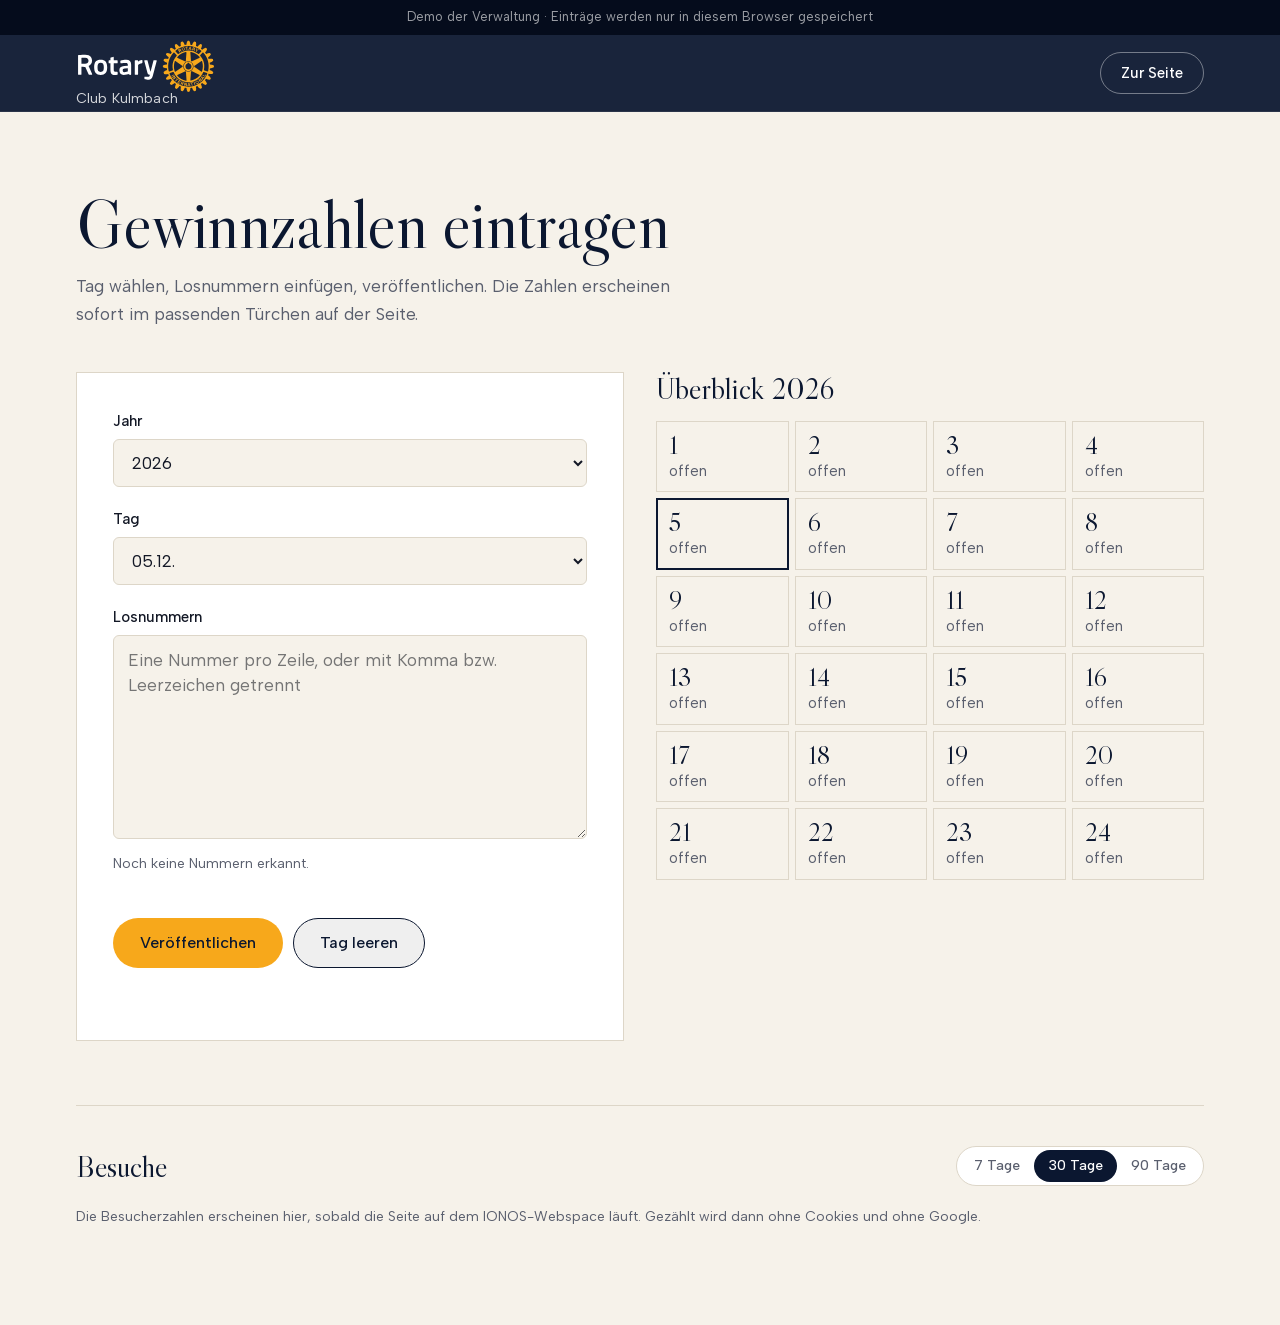
<file: verwaltung.html>
<!doctype html>
<html lang="de">
<head>
<meta charset="utf-8">
<meta name="viewport" content="width=device-width, initial-scale=1">
<title>Gewinnzahlen eintragen · Rotary Adventskalender</title>
<meta name="robots" content="noindex">
<meta name="description" content="Verwaltung der Gewinnzahlen des Rotary Adventskalenders Kulmbach.">
<meta name="theme-color" content="#0B1730">
<link rel="icon" href="favicon.ico" sizes="any">
<link rel="icon" href="icons/favicon.svg" type="image/svg+xml">
<link rel="apple-touch-icon" href="icons/apple-touch-icon.png">
<link rel="manifest" href="manifest.json">
<link rel="stylesheet" href="style.css?v=2026110202">
<link rel="stylesheet" href="verwaltung.css?v=2026102904">
</head>
<body class="verwaltung">
<svg width="0" height="0" style="position:absolute" aria-hidden="true"><symbol id="rotary-logo" viewBox="0 0 392.25867 147.82533"><g transform="matrix(1.3333333,0,0,-1.3333333,0,147.82533)"><g><g clip-path="url(#clipPath18)"><g transform="translate(138.4446,68.6444)"><path style="fill:var(--logo-wort,#17458F)" d="m 0,0 c -3.072,-0.184 -6.098,-1.94 -7.982,-3.276 v 1.892 c 0,0.641 -0.518,1.151 -1.16,1.151 h -4.644 c -0.641,0 -1.158,-0.51 -1.158,-1.151 v -28.14 c 0,-0.641 0.517,-1.156 1.158,-1.156 h 4.644 c 0.642,0 1.16,0.515 1.16,1.156 v 19.449 c 1.048,0.873 4.292,3.308 8.158,3.648 0.594,0.053 1.054,0.552 1.054,1.152 v 4.123 c 0,0.321 -0.127,0.622 -0.366,0.837 C 0.635,-0.091 0.316,0.03 0,0 m -36.249,-17.492 c -2.731,-0.258 -4.03,-1.506 -4.03,-3.91 0,-1.478 0.409,-3.974 3.116,-3.974 3.214,0 7.581,1.214 7.627,1.227 v 7.014 z m 13.671,7.684 v -20.19 c 0,-0.337 -0.148,-0.656 -0.396,-0.874 -0.258,-0.22 -0.594,-0.319 -0.921,-0.273 -2.362,0.333 -3.487,1.072 -4.605,1.929 -0.047,-0.019 -5.275,-2.13 -9.944,-2.13 -5.624,0 -8.851,3.551 -8.851,9.754 0,6.06 2.952,8.74 10.195,9.28 l 7.564,0.609 v 1.835 c 0,2.323 -1.38,3.66 -3.785,3.66 -3.312,0 -8.04,-0.389 -10.562,-0.615 -0.314,-0.034 -0.634,0.068 -0.873,0.279 -0.233,0.204 -0.379,0.506 -0.39,0.82 l -0.151,3.86 c -0.024,0.589 0.396,1.1 0.972,1.187 2.253,0.359 7.866,1.177 11.371,1.177 7.081,0 10.376,-3.278 10.376,-10.308 M -119.191,4.71 h -2.545 c -2.841,0 -4.459,-0.212 -5.279,-0.378 V -7.696 c 1.358,-0.095 3.97,-0.234 7.486,-0.195 4.536,0.046 7.35,2.456 7.35,6.279 0,3.055 -1.842,6.322 -7.012,6.322 m 14.634,-33.768 c 0.155,-0.355 0.12,-0.766 -0.088,-1.097 -0.216,-0.33 -0.579,-0.525 -0.972,-0.525 h -5.398 c -0.454,0 -0.874,0.271 -1.053,0.688 l -6.913,15.553 c -3.439,0.024 -6.423,0.207 -8.034,0.32 v -15.405 c 0,-0.641 -0.514,-1.156 -1.153,-1.156 h -4.827 c -0.642,0 -1.159,0.515 -1.159,1.156 V 9.489 c 0,0.59 0.442,1.084 1.03,1.149 6.193,0.7 11.146,0.772 12.984,0.772 0.634,0 0.972,-0.004 0.972,-0.004 11.879,0 14.377,-7.016 14.377,-12.894 0,-4.909 -2.346,-8.457 -7.167,-10.848 z M 30.94,-0.68 c -0.213,0.284 -0.551,0.447 -0.913,0.447 h -4.512 c -0.524,0 -0.977,-0.351 -1.118,-0.856 l -6.051,-22.816 h -0.463 l -6.057,22.816 c -0.135,0.505 -0.593,0.856 -1.119,0.856 H 6.202 C 5.841,-0.233 5.504,-0.396 5.282,-0.68 5.066,-0.965 4.99,-1.331 5.078,-1.675 l 6.665,-25.586 c 0.331,-1.27 1.504,-3.419 3.827,-3.419 h 1.292 c -0.111,-0.427 -0.232,-0.885 -0.361,-1.278 l -0.059,-0.194 c -0.361,-1.179 -0.904,-2.964 -4.195,-2.964 l -5.766,0.355 c -0.326,0.025 -0.645,-0.092 -0.873,-0.325 -0.238,-0.235 -0.369,-0.553 -0.352,-0.88 l 0.141,-3.02 c 0.023,-0.509 0.381,-0.941 0.881,-1.066 1.7,-0.42 4.943,-0.91 7.611,-1.013 0.127,-0.008 0.243,-0.008 0.366,-0.008 4.349,0 7.299,2.815 8.785,8.354 1.73,6.486 3.89,14.832 5.466,20.926 0.715,2.744 1.329,5.109 1.772,6.792 l 0.868,3.32 c 0.092,0.35 0.011,0.716 -0.206,1.001 M -79.994,-15.304 c 0,6.811 -1.851,9.458 -6.591,9.458 -4.913,0 -6.654,-2.473 -6.654,-9.458 0,-6.332 1.058,-9.758 6.654,-9.758 5.509,0 6.591,3.577 6.591,9.758 m 7.075,0 c 0,-11.092 -4.216,-16.042 -13.666,-16.042 -9.496,0 -13.732,4.95 -13.732,16.042 0,10.93 4.236,15.804 13.732,15.804 9.322,0 13.666,-5.017 13.666,-15.804 m 21.956,-10.432 0.199,-3.826 c 0.028,-0.572 -0.373,-1.085 -0.938,-1.192 -1.618,-0.299 -3.843,-0.662 -5.236,-0.662 -7.015,0 -9.152,2.685 -9.152,11.473 v 13.427 h -2.689 c -0.641,0 -1.159,0.52 -1.159,1.16 v 3.972 c 0,0.641 0.518,1.151 1.159,1.151 h 2.689 V 4.49 c 0,0.537 0.361,1.001 0.877,1.126 l 4.648,1.132 c 0.344,0.082 0.706,0.006 0.986,-0.212 0.278,-0.223 0.447,-0.554 0.447,-0.909 v -5.86 h 7.078 c 0.644,0 1.155,-0.51 1.155,-1.151 v -3.972 c 0,-0.64 -0.511,-1.16 -1.155,-1.16 h -7.078 v -12.448 c 0,-4.308 0.152,-5.8 3.172,-5.8 1.114,0 2.855,0.08 3.792,0.125 0.623,0.014 1.178,-0.455 1.205,-1.097" /></g><g transform="translate(216.2026,90.2168)"><path style="fill:var(--logo-rad,#F7A81B)" d="M 0,0 0.186,-0.318 0.87,-1.5 2.29,-0.754 c 0.132,0.066 0.208,0.231 0.233,0.436 C 2.55,0.323 2.087,1.191 1.415,0.787 0.891,0.512 0.572,0.323 0,0 M -1.481,-0.318 -1.856,0.355 C -0.872,0.979 0.186,1.521 1.207,2.067 2.407,2.729 4.102,1.123 3.983,-0.318 3.96,-0.572 3.89,-0.802 3.738,-1.035 L 6.194,-2.822 C 5.732,-3.04 5.382,-3.225 4.829,-3.464 l -2.15,1.572 -1.187,-0.635 1.264,-2.09 C 2.267,-4.929 1.969,-5.123 1.398,-5.455 Z m 32.469,-67.36 2.237,-6.387 c 0.435,0.151 0.902,0.283 1.343,0.477 l -2.171,6.358 c -0.594,-0.203 -0.869,-0.284 -1.409,-0.448 m -8.944,-6.028 -0.524,1.292 -0.53,1.398 -0.46,-1.398 -0.454,-1.377 z m 0.884,1.292 1.464,-3.549 c -0.478,-0.02 -0.924,-0.069 -1.353,-0.118 l -0.451,1.146 -2.925,-0.081 -0.335,-1.198 c -0.468,0.04 -0.905,0.054 -1.368,0.054 l 1.261,3.746 0.899,2.843 0.043,0.09 1.492,0.066 0.076,-0.179 z m 7.345,74.656 1.512,-0.488 c 0.414,-0.119 0.96,0.529 0.96,1.094 0,0.269 -0.094,0.507 -0.453,0.586 -0.56,0.217 -0.942,0.313 -1.552,0.467 L 30.428,2.848 Z m -0.927,-3.531 c -0.542,0.158 -0.943,0.224 -1.539,0.394 l 1.098,3.743 0.803,2.668 C 30.865,5.228 31.965,4.854 33.065,4.495 33.688,4.303 34.022,3.598 34.086,2.848 34.127,1.829 33.621,0.72 32.591,0.489 l 0.4,-3.016 c -0.483,0.2 -0.84,0.35 -1.375,0.559 l -0.35,2.637 -1.291,0.396 z M 8.792,-69.204 c -0.041,0.189 -0.118,0.342 -0.35,0.448 l -1.694,0.624 -0.382,-1.072 -0.137,-0.39 -0.01,-0.025 1.544,-0.578 c 0.423,-0.188 0.832,0.189 0.979,0.603 0.05,0.113 0.093,0.254 0.05,0.39 m 1.269,0 v -0.367 c -0.104,-0.902 -0.715,-1.817 -1.706,-1.932 l 0.23,-3.148 c -0.461,0.106 -0.98,0.258 -1.47,0.467 l -0.053,2.961 -1.33,0.569 -1.079,-2.614 c -0.436,0.145 -0.871,0.284 -1.298,0.493 l 1.367,3.181 0.163,0.39 1.112,2.624 3.029,-1.168 c 0.674,-0.242 0.984,-0.841 1.035,-1.456 m 19.325,0.956 c -1.966,-0.431 -3.48,-0.79 -5.432,-1.092 l 0.181,-1.133 c 0.722,0.115 1.381,0.2 2.144,0.296 l 0.984,-5.456 1.447,0.273 -1.174,5.441 c 0.744,0.185 1.431,0.373 2.172,0.545 z m 7.389,63.839 1.461,2.814 3.944,1.833 C 41.765,0.535 41.317,0.743 40.9,1.018 L 38.184,-0.22 37.682,2.729 c -0.566,0.269 -0.907,0.388 -1.497,0.626 l 0.789,-4.289 -1.463,-2.78 z m 14.789,-1.722 c -0.622,0.762 -1.654,0.649 -1.951,0.118 l -4.59,-4.612 c -0.673,-0.7 -0.607,-1.724 0.089,-2.222 6.929,-7.67 9.824,-17.218 7.552,-29.04 -0.051,-0.774 0.437,-1.398 1.042,-1.572 l 6.347,-1.841 c 0.845,-0.239 1.386,0.275 1.567,0.998 3.265,14.555 -1.207,28.864 -10.056,38.171 m 7.342,-42.56 -6.352,2.169 c -0.333,0.123 -1.199,0.123 -1.653,-0.994 -5.131,-12.302 -17.072,-20.723 -30.9,-20.723 -13.846,0 -26.009,8.614 -30.919,20.915 -0.365,0.925 -1.257,0.925 -1.595,0.802 l -6.317,-2.169 c -0.686,-0.247 -1.098,-0.855 -0.738,-1.733 6.205,-15.836 21.636,-27.015 39.569,-27.015 17.926,0 33.427,11.256 39.654,27.082 0.322,0.828 -0.068,1.419 -0.749,1.666 m -78.772,3.391 6.337,1.841 c 0.593,0.174 1.082,0.798 1.035,1.572 -2.275,11.802 0.615,21.37 7.534,29.04 0.7,0.498 0.774,1.522 0.105,2.222 l -4.606,4.631 c -0.448,0.512 -1.261,0.512 -1.96,-0.2 -8.829,-9.292 -13.286,-23.553 -10.016,-38.133 0.181,-0.698 0.733,-1.212 1.571,-0.973 m 63.569,29.505 c 0.018,0.283 -0.156,0.64 -0.551,1.029 -5.073,5.366 -10.283,8.368 -17.429,10.067 -0.401,0.104 -0.866,0.198 -1.176,-0.076 -0.32,-0.256 -0.412,-0.75 -0.347,-1.491 l 1.177,-16.533 c 0.038,-0.625 0.321,-1.121 0.738,-1.374 0.458,-0.26 1.007,-0.211 1.576,0.063 l 14.889,7.185 c 0.477,0.232 1.021,0.484 1.123,0.994 0,0.031 0.018,0.072 0,0.136 m 3.01,-29.549 c 0.442,-0.287 0.956,-0.634 1.421,-0.473 0.316,0.096 0.588,0.443 0.764,1.067 2.084,7.066 2.084,13.103 0,20.086 -0.129,0.438 -0.333,0.891 -0.699,1.055 -0.372,0.133 -0.838,-0.021 -1.507,-0.474 l -13.655,-9.284 c -0.529,-0.355 -0.798,-0.84 -0.798,-1.34 0,-0.499 0.269,-0.983 0.798,-1.333 z M 24.507,-64.558 c 0.251,-0.199 0.665,-0.257 1.3,-0.098 7.103,1.705 12.313,4.715 17.39,10.043 0.302,0.351 0.635,0.712 0.536,1.112 -0.093,0.384 -0.42,0.731 -1.112,1.058 l -14.893,7.227 c -0.565,0.266 -1.114,0.266 -1.568,0.028 -0.437,-0.275 -0.704,-0.744 -0.745,-1.397 L 24.211,-63.07 c -0.011,-0.541 -0.076,-1.156 0.296,-1.488 m -4.506,19.095 c 5.879,0 10.66,4.772 10.66,10.652 0,5.879 -4.781,10.658 -10.66,10.68 -5.878,0 -10.655,-4.801 -10.655,-10.68 0,-5.88 4.777,-10.652 10.655,-10.652 m -23.423,-8.314 c 0,-0.282 0.192,-0.634 0.551,-1.008 5.121,-5.386 10.306,-8.383 17.427,-10.055 0.456,-0.137 0.902,-0.205 1.218,0.042 0.322,0.24 0.414,0.734 0.36,1.514 0,0.024 -1.211,16.53 -1.211,16.53 -0.052,0.626 -0.288,1.103 -0.726,1.354 -0.445,0.261 -0.997,0.261 -1.591,-0.009 L -2.248,-52.64 c -0.517,-0.241 -1.08,-0.514 -1.157,-1 0,-0.031 -0.017,-0.095 -0.017,-0.137 m -0.215,37.719 c 0.062,-0.498 0.628,-0.752 1.123,-0.984 l 14.869,-7.224 c 0.592,-0.283 1.141,-0.283 1.589,-0.049 0.419,0.274 0.691,0.75 0.729,1.383 l 1.201,16.494 c 0.065,0.798 -0.047,1.264 -0.335,1.509 -0.313,0.271 -0.778,0.194 -1.226,0.112 -7.127,-1.714 -12.321,-4.725 -17.439,-10.064 -0.414,-0.468 -0.606,-0.86 -0.511,-1.177 m -2.986,-8.134 c -0.486,0.314 -1.004,0.673 -1.427,0.485 -0.345,-0.104 -0.596,-0.466 -0.777,-1.053 -2.067,-7.091 -2.067,-13.105 0,-20.106 0.14,-0.455 0.297,-0.909 0.712,-1.024 0.339,-0.141 0.839,0 1.492,0.45 l 13.644,9.296 c 0.507,0.341 0.815,0.824 0.815,1.311 0,0.528 -0.308,0.992 -0.815,1.349 z m -0.299,20.648 4.408,-4.91 c 0.616,-0.662 1.293,-0.581 2.184,0.116 5.57,4.368 12.716,6.953 20.331,6.953 7.621,0 14.772,-2.575 20.395,-6.953 0.88,-0.65 1.538,-0.778 2.184,-0.116 l 4.41,4.91 c 0.499,0.542 0.499,1.291 -0.458,2.091 -7.393,5.756 -16.517,9.308 -26.55,9.308 -9.972,0 -19.228,-3.552 -26.489,-9.334 -0.95,-0.774 -0.908,-1.523 -0.415,-2.065 M 73.7,-34.851 c 0,-0.625 -0.028,-1.254 -0.098,-1.755 l -0.018,-0.135 -0.144,-0.075 c -2.282,-1.358 -5.23,-2.131 -8.187,-2.212 -0.07,-0.375 -0.391,-3.045 -0.446,-3.421 2.757,-0.795 5.429,-2.301 7.293,-4.227 l 0.076,-0.12 v -0.122 c -0.146,-1.051 -0.519,-2.461 -0.931,-3.377 l -0.048,-0.143 -0.134,-0.022 c -2.585,-0.745 -5.63,-0.716 -8.448,-0.019 -0.134,-0.35 -1.176,-2.832 -1.282,-3.192 2.47,-1.561 4.653,-3.706 5.881,-5.996 l 0.065,-0.128 -0.04,-0.134 c -0.386,-0.911 -1.107,-2.23 -1.753,-3.022 l -0.069,-0.119 h -0.164 c -2.638,-0.031 -5.585,0.752 -8.157,2.184 -0.234,-0.307 -1.951,-2.576 -2.184,-2.882 2.026,-2.087 3.563,-4.733 4.186,-7.343 l 0.04,-0.136 -0.075,-0.095 c -0.588,-0.799 -1.671,-1.857 -2.456,-2.491 l -0.092,-0.081 -0.195,0.038 c -2.538,0.677 -5.221,2.214 -7.306,4.229 -0.31,-0.233 -2.438,-1.896 -2.755,-2.133 1.363,-2.496 2.191,-5.368 2.191,-7.963 v -0.361 l -0.158,-0.09 c -0.785,-0.632 -2.091,-1.388 -3.022,-1.769 l -0.093,-0.039 -0.154,0.05 c -2.286,1.331 -4.475,3.501 -5.972,5.989 -0.361,-0.16 -2.952,-1.268 -3.306,-1.423 0.354,-1.386 0.564,-2.836 0.604,-4.269 0,-1.447 -0.25,-2.893 -0.604,-4.2 l -0.019,-0.13 -0.139,-0.076 c -0.866,-0.361 -2.329,-0.723 -3.348,-0.901 l -0.156,-0.022 -0.088,0.11 c -1.968,1.872 -3.475,4.534 -4.267,7.316 -0.35,-0.026 -3.035,-0.39 -3.413,-0.469 -0.047,-2.917 -0.847,-5.876 -2.236,-8.168 l -0.075,-0.12 -0.158,-0.02 c -0.932,-0.142 -2.425,-0.142 -3.442,0 l -0.125,0.02 -0.089,0.12 c -1.344,2.292 -2.149,5.251 -2.213,8.168 -0.401,0.039 -3.229,0.443 -3.622,0.469 -0.773,-2.764 -2.294,-5.412 -4.209,-7.307 l -0.103,-0.097 -0.158,0.024 c -1.05,0.154 -2.429,0.558 -3.353,0.941 l -0.112,0.055 -0.046,0.118 c -0.391,1.303 -0.592,2.764 -0.592,4.211 0,1.419 0.201,2.841 0.562,4.227 -0.361,0.155 -2.807,1.146 -3.16,1.305 -1.514,-2.53 -3.698,-4.728 -6.004,-6.01 l -0.121,-0.069 -0.148,0.039 c -0.955,0.427 -2.212,1.149 -3.026,1.759 l -0.1,0.1 v 0.274 c 0,2.627 0.8,5.52 2.171,8.05 -0.303,0.235 -2.585,1.969 -2.898,2.204 -2.091,-2.015 -4.752,-3.534 -7.324,-4.192 l -0.133,-0.041 -0.14,0.091 c -0.787,0.635 -1.799,1.657 -2.435,2.46 l -0.086,0.139 0.038,0.135 c 0.684,2.594 2.224,5.241 4.226,7.299 -0.228,0.31 -1.956,2.549 -2.2,2.884 -2.544,-1.426 -5.519,-2.251 -8.157,-2.183 h -0.141 l -0.091,0.091 c -0.617,0.816 -1.355,2.12 -1.752,3.045 l -0.06,0.138 0.06,0.123 c 1.328,2.326 3.499,4.472 5.978,5.959 -0.161,0.381 -1.218,2.88 -1.396,3.233 -2.818,-0.702 -5.881,-0.723 -8.459,0 l -0.125,0.039 -0.076,0.116 c -0.347,0.869 -0.73,2.332 -0.888,3.362 l -0.028,0.16 0.093,0.122 c 1.875,1.911 4.51,3.424 7.331,4.259 -0.032,0.394 -0.446,3.236 -0.488,3.629 -2.942,0.039 -5.902,0.799 -8.204,2.166 l -0.115,0.076 -0.011,0.16 c -0.065,0.477 -0.082,1.101 -0.082,1.734 0,0.617 0.017,1.223 0.082,1.739 l 0.011,0.158 0.115,0.064 c 2.302,1.357 5.262,2.142 8.204,2.187 0.062,0.388 0.411,3.15 0.456,3.523 -2.789,0.799 -5.45,2.326 -7.34,4.231 l -0.079,0.093 0.027,0.147 c 0.121,1.063 0.523,2.482 0.916,3.363 l 0.045,0.128 0.138,0.04 c 2.545,0.75 5.624,0.729 8.454,0.035 0.157,0.344 1.189,2.835 1.345,3.21 -2.498,1.511 -4.692,3.661 -5.996,5.983 l -0.065,0.148 0.065,0.139 c 0.409,0.931 1.147,2.193 1.726,2.985 l 0.095,0.119 h 0.159 c 2.671,0.04 5.616,-0.777 8.157,-2.185 0.238,0.285 1.97,2.629 2.207,2.941 -2.017,2.1 -3.543,4.733 -4.202,7.342 l -0.028,0.112 0.055,0.115 c 0.646,0.809 1.715,1.86 2.498,2.476 l 0.125,0.078 0.118,-0.023 c 2.625,-0.671 5.271,-2.233 7.332,-4.237 0.3,0.238 2.364,1.829 2.67,2.061 -1.42,2.484 -2.213,5.38 -2.213,7.953 v 0.388 l 0.131,0.09 c 0.772,0.605 2.082,1.356 3.016,1.736 l 0.098,0.062 0.157,-0.068 c 2.298,-1.3 4.46,-3.476 5.973,-5.967 0.362,0.137 3.045,1.302 3.412,1.449 -0.35,1.388 -0.569,2.826 -0.547,4.252 0,1.482 0.18,2.893 0.57,4.194 l 0.019,0.161 0.14,0.036 c 0.865,0.363 2.309,0.752 3.324,0.907 l 0.163,0.021 0.117,-0.102 c 1.914,-1.862 3.44,-4.527 4.246,-7.339 0.391,0.041 3.212,0.396 3.589,0.464 0.061,2.895 0.853,5.852 2.236,8.149 l 0.059,0.12 0.145,0.04 c 1.01,0.119 2.498,0.119 3.475,0 l 0.13,-0.04 0.081,-0.12 c 1.391,-2.297 2.196,-5.254 2.196,-8.122 0.423,-0.095 3.178,-0.45 3.571,-0.491 0.823,2.812 2.337,5.457 4.264,7.326 l 0.087,0.094 0.128,-0.039 c 1.05,-0.116 2.471,-0.505 3.383,-0.904 l 0.112,-0.045 0.045,-0.158 C 36.185,15 36.374,13.596 36.374,12.137 36.349,10.698 36.14,9.247 35.79,7.855 c 0.35,-0.142 3.029,-1.262 3.402,-1.419 1.484,2.491 3.621,4.65 5.944,5.967 l 0.134,0.068 0.139,-0.062 c 0.921,-0.391 2.209,-1.131 3.001,-1.754 l 0.117,-0.072 v -0.362 c 0,-2.639 -0.818,-5.522 -2.197,-7.979 0.296,-0.232 2.509,-1.962 2.841,-2.218 2.084,2.025 4.733,3.574 7.344,4.216 l 0.116,0.063 0.114,-0.121 C 57.531,3.598 58.591,2.496 59.191,1.706 L 59.302,1.589 59.256,1.456 c -0.665,-2.61 -2.237,-5.259 -4.24,-7.331 0.234,-0.319 1.899,-2.513 2.155,-2.829 2.596,1.396 5.532,2.196 8.192,2.147 h 0.123 l 0.086,-0.117 C 66.218,-7.5 66.959,-8.78 67.32,-9.66 l 0.086,-0.169 -0.086,-0.128 c -1.322,-2.303 -3.494,-4.437 -5.987,-5.958 0.152,-0.378 1.166,-2.879 1.359,-3.229 2.794,0.704 5.867,0.719 8.412,0 l 0.151,-0.03 0.059,-0.147 c 0.355,-0.884 0.769,-2.321 0.904,-3.378 l 0.021,-0.129 -0.104,-0.104 c -1.869,-1.937 -4.53,-3.452 -7.328,-4.243 0.055,-0.385 0.404,-3.115 0.47,-3.503 2.945,-0.064 5.881,-0.852 8.163,-2.203 l 0.144,-0.086 0.018,-0.139 c 0.07,-0.497 0.098,-1.101 0.098,-1.745 m -30.06,-25.32 2.795,-3.013 -4.691,1.384 c -0.391,-0.297 -0.653,-0.4 -0.998,-0.701 l 4.082,-5.489 c 0.349,0.272 0.709,0.601 1.035,0.88 l -2.477,3.302 4.738,-1.428 c 0.326,0.283 0.791,0.602 1.11,1.003 l -4.725,4.997 c -0.253,-0.273 -0.543,-0.632 -0.869,-0.935 m -3.244,-8.027 c 0,0.404 -0.103,0.765 -0.296,1.113 -0.56,1.044 -1.888,1.38 -2.922,0.786 -0.73,-0.391 -1.102,-1.134 -1.102,-1.899 0.023,-0.35 0.109,-0.742 0.314,-1.072 0.058,-0.104 0.128,-0.211 0.232,-0.324 0.651,-0.776 1.797,-0.957 2.677,-0.445 0.241,0.12 0.435,0.277 0.59,0.445 0.325,0.39 0.507,0.915 0.507,1.396 m 0.761,1.68 c 0.287,-0.503 0.427,-1.086 0.45,-1.68 0,-0.465 -0.099,-0.941 -0.29,-1.373 -0.315,-0.626 -0.78,-1.186 -1.428,-1.56 -1.577,-0.922 -3.618,-0.372 -4.575,1.251 -0.034,0.092 -0.077,0.195 -0.14,0.309 -0.192,0.432 -0.286,0.908 -0.326,1.373 0.04,1.195 0.623,2.297 1.693,2.918 1.603,0.908 3.673,0.365 4.616,-1.238 m 7.061,8.98 0.796,-1.259 0.728,-1.269 0.983,1.269 0.257,0.315 z m -0.765,1.539 6.718,-2.207 c -0.156,-0.199 -0.282,-0.391 -0.424,-0.591 -0.116,-0.151 -0.257,-0.304 -0.349,-0.501 l -1.177,0.424 -1.834,-2.291 0.67,-1.05 c -0.274,-0.312 -0.582,-0.65 -0.931,-0.995 l -2.661,4.413 -0.984,1.626 z m 7.442,0.994 -4.935,2.718 -0.633,-1.137 5.923,-3.306 2.281,4.09 -1.016,0.545 z m -39.021,-14.265 -0.492,-4.107 -1.973,4.504 c -0.462,0.091 -0.751,0.21 -1.216,0.284 l -1.549,-6.643 c 0.478,-0.128 0.938,-0.18 1.432,-0.265 l 0.829,4.081 2,-4.547 c 0.454,-0.069 0.969,-0.211 1.496,-0.197 l 0.742,6.862 c -0.389,0.021 -0.851,-0.042 -1.269,0.028 m -0.229,74.511 0.594,-5.503 1.445,0.151 -0.566,5.463 2.187,0.135 -0.084,1.226 C 16.78,6.573 15.774,6.474 13.358,6.113 L 13.52,4.949 Z M 22.34,2.242 C 23.074,2.207 23.755,2.125 24.443,2.027 L 24.081,3.434 23.627,4.883 22.946,3.434 Z m -1.117,-2.289 c -0.564,0.005 -0.825,0.005 -1.379,0.005 l 1.676,3.476 1.519,3.159 1.508,-0.157 0.792,-3.002 1.095,-4.034 c -0.507,0.094 -0.901,0.17 -1.38,0.199 l -0.39,1.265 C 23.669,1.018 22.769,1.065 21.846,1.106 Z M 7.228,1.615 c 0.091,-1.196 1.152,-2.069 2.303,-1.97 1.137,0.116 1.986,1.024 1.986,2.167 0.04,0.057 0,0.122 0,0.198 C 11.418,3.213 10.383,4.056 9.183,3.944 8.043,3.859 7.186,2.956 7.228,1.812 Z M 5.997,1.496 v 0.316 c -0.035,1.74 1.299,3.173 3.05,3.312 1.852,0.18 3.497,-1.18 3.654,-3.043 V 1.812 c 0,-1.736 -1.313,-3.222 -3.094,-3.385 -1.799,-0.16 -3.452,1.196 -3.61,3.069 M 20.12,-41.245 c 3.507,0 6.393,2.882 6.393,6.394 0,2.917 -2.03,5.454 -4.823,6.151 -0.035,0.287 -0.112,1.621 -0.112,1.621 h -3.224 c 0,0 -0.075,-1.449 -0.101,-1.737 -2.677,-0.812 -4.482,-3.253 -4.482,-6.035 0,-3.512 2.883,-6.394 6.349,-6.394 m -0.119,-3.179 c -5.288,0 -9.607,4.337 -9.607,9.613 0,5.313 4.319,9.628 9.607,9.628 5.321,0 9.6,-4.315 9.6,-9.628 0,-5.299 -4.301,-9.613 -9.6,-9.613 M 1.077,-65.357 c 0.915,-0.498 1.811,-1.018 2.813,-1.492 l 0.6,0.994 c -1.387,0.717 -2.688,1.536 -3.855,2.344 l -3.826,-5.614 c 1.451,-0.961 2.777,-1.764 4.268,-2.624 l 0.617,0.992 -3.086,1.817 1.042,1.465 2.044,-1.229 0.596,0.956 c -0.657,0.359 -1.341,0.777 -2.058,1.215 z m -7.65,8.328 -3.145,-2.716 1.603,4.657 c -0.284,0.399 -0.415,0.677 -0.712,1.044 l -5.636,-3.824 c 0.252,-0.379 0.561,-0.729 0.828,-1.119 l 3.389,2.348 -1.59,-4.693 c 0.275,-0.311 0.553,-0.785 0.942,-1.102 l 5.215,4.473 c -0.29,0.309 -0.638,0.584 -0.894,0.932 m -3.725,5.415 -5.805,-3.391 c 0.208,-0.406 0.431,-0.883 0.685,-1.275 l 5.818,3.399 c -0.284,0.513 -0.444,0.786 -0.698,1.267 m 7.172,-10.562 -3.579,-4.245 -1.114,0.967 3.699,4.122 c -0.586,0.543 -1.034,1.031 -1.601,1.537 l 0.824,0.827 c 1.408,-1.333 2.649,-2.364 4.204,-3.617 l -0.714,-0.911 c -0.566,0.445 -1.149,0.87 -1.719,1.32" /></g></g></g></g></symbol></svg>
<p class="entwurf" id="modus-hinweis">Verwaltung wird geladen …</p>

<header class="kopf">
  <div class="kopf__innen">
    <a class="marke" href="index.html" aria-label="Rotary Club Kulmbach, zur Startseite">
      <svg class="marke__logo" viewBox="0 0 392.25867 147.82533" aria-hidden="true"><use href="#rotary-logo"/></svg>
      <span class="marke__club">Club Kulmbach</span>
    </a>
    <a class="knopf knopf--linie v-zurueck" href="index.html#gewinnzahlen">Zur Seite</a>
  </div>
</header>

<main class="rahmen v-rahmen">
  <section class="v-anmelden" id="anmelden" hidden aria-labelledby="anmelden-titel">
    <h1 id="anmelden-titel" class="titel">Anmelden</h1>
    <p class="v-einleitung">Zugang für die Projektgruppe zum Eintragen der Gewinnzahlen.</p>
    <form class="v-formular v-formular--schmal" id="anmelde-formular" novalidate>
      <div class="v-zeile">
        <label for="benutzer">Benutzername</label>
        <input id="benutzer" name="benutzer" type="text" autocomplete="username" autocapitalize="none" spellcheck="false" required>
      </div>
      <div class="v-zeile">
        <label for="passwort">Passwort</label>
        <input id="passwort" name="passwort" type="password" autocomplete="current-password" required>
      </div>
      <button class="knopf knopf--gold" type="submit">Anmelden</button>
      <p class="v-meldung v-meldung--fehler" id="anmelde-meldung" role="alert"></p>
    </form>
  </section>

  <section id="bereich" hidden>
  <div class="v-kopf">
    <h1 class="titel">Gewinnzahlen eintragen</h1>
    <p class="v-konto" id="konto" hidden>Angemeldet als <strong id="konto-name"></strong> <button class="v-abmelden" type="button" id="abmelden">Abmelden</button></p>
  </div>
  <p class="v-einleitung">Tag wählen, Losnummern einfügen, veröffentlichen. Die Zahlen erscheinen sofort im passenden Türchen auf der Seite.</p>

  <div class="v-raster">
    <form class="v-formular" id="formular" novalidate>
      <div class="v-zeile">
        <label for="jahr">Jahr</label>
        <select id="jahr"><option>2026</option><option>2025</option></select>
      </div>
      <div class="v-zeile">
        <label for="tag">Tag</label>
        <select id="tag"></select>
      </div>
      <div class="v-zeile">
        <label for="lose">Losnummern</label>
        <textarea id="lose" rows="7" placeholder="Eine Nummer pro Zeile, oder mit Komma bzw. Leerzeichen getrennt"></textarea>
        <p class="v-hilfe" id="hilfe">Noch keine Nummern erkannt.</p>
      </div>
      <ul class="v-vorschau" id="vorschau"></ul>
      <div class="v-aktionen">
        <button class="knopf knopf--gold" type="submit">Veröffentlichen</button>
        <button class="knopf knopf--linie-dunkel" type="button" id="loeschen">Tag leeren</button>
      </div>
      <p class="v-meldung" id="meldung" role="status" aria-live="polite"></p>
    </form>

    <section aria-labelledby="ueberblick-titel">
      <h2 id="ueberblick-titel" class="v-titel">Überblick <span id="ueberblick-jahr">2026</span></h2>
      <ol class="v-tage" id="tage"></ol>
    </section>
  </div>

  <section class="v-statistik" aria-labelledby="statistik-titel">
    <div class="v-statistik__kopf">
      <h2 id="statistik-titel" class="v-titel">Besuche</h2>
      <div class="v-zeitraum" role="group" aria-label="Zeitraum">
        <button type="button" data-tage="7">7 Tage</button>
        <button type="button" data-tage="30" aria-pressed="true">30 Tage</button>
        <button type="button" data-tage="90">90 Tage</button>
      </div>
    </div>
    <div id="statistik-inhalt">
      <dl class="v-kennzahlen" id="kennzahlen"></dl>
      <div class="v-diagramm" id="diagramm" aria-hidden="true">
        <p class="v-diagramm__spitze" id="diagramm-spitze"></p>
        <div class="v-diagramm__flaeche" id="diagramm-flaeche"></div>
        <div class="v-diagramm__achse" id="diagramm-achse"></div>
        <div class="v-diagramm__tipp" id="diagramm-tipp" hidden></div>
      </div>
      <details class="v-tabelle">
        <summary>Als Tabelle anzeigen</summary>
        <table><thead><tr><th>Tag</th><th>Aufrufe</th><th>Besucher</th><th>Suchen</th><th>Treffer</th></tr></thead><tbody id="tabelle"></tbody></table>
      </details>
    </div>
    <p class="v-hilfe" id="statistik-hinweis">Gezählt auf dem eigenen Webspace, ohne Cookies und ohne Google. Besucher werden pro Tag nur einmal gezählt, IP-Adressen werden nicht gespeichert.</p>
  </section>
  </section>
</main>

<script src="gewinnzahlen.js?v=2026102904"></script>
<script src="verwaltung.js?v=2026102904"></script>
</body>
</html>
</file>
<file: style.css>
/* Rotary Adventskalender Kulmbach · Gestaltungsvorschlag HWA */

@font-face {
  font-family: "Caslon";
  src: url("fonts/libre-caslon-display.woff2") format("woff2");
  font-weight: 400;
  font-display: swap;
}
@font-face {
  font-family: "Albert";
  src: url("fonts/albert-sans.woff2") format("woff2");
  font-weight: 300 700;
  font-display: swap;
}

:root {
  --nacht: #0B1730;
  --nacht-2: #122347;
  --royal: #17458F;
  --gold: #F7A81B;
  --gold-dunkel: #9A6A0E;
  --papier: #F6F2EA;
  --weiss: #FFFFFF;
  --tinte: #131826;
  --grau: #5A5F6E;
  --linie: #DDD6C8;
  --linie-hell: rgba(247, 168, 27, .28);
  --serif: "Caslon", "Times New Roman", serif;
  --sans: "Albert", "Helvetica Neue", Arial, sans-serif;
  --kurve: cubic-bezier(.22, .61, .21, 1);
  --breite: 1240px;
  --rand: clamp(20px, 5vw, 56px);
  --logo-wort: #17458F;
  --logo-rad: #F7A81B;
}

*, *::before, *::after { box-sizing: border-box; }
html { scroll-behavior: smooth; scroll-padding-top: 88px; -webkit-text-size-adjust: 100%; }
body {
  margin: 0;
  font: 400 17px/1.6 var(--sans);
  color: var(--tinte);
  background: var(--papier);
  -webkit-font-smoothing: antialiased;
  text-rendering: optimizeLegibility;
}
img { display: block; max-width: 100%; height: auto; }
a { color: inherit; }
h1, h2, h3, p, ul, ol, dl, dd, figure { margin: 0; }
ul, ol { padding: 0; list-style: none; }
:focus-visible { outline: 2px solid var(--gold); outline-offset: 3px; }

.rahmen { width: 100%; max-width: var(--breite); margin: 0 auto; padding: 0 var(--rand); }
.rahmen--schmal { max-width: 860px; }

.titel {
  font: 400 clamp(38px, 5.4vw, 68px)/1.04 var(--serif);
  letter-spacing: -.01em;
  color: var(--nacht);
}
.vorzeile {
  font-weight: 500;
  font-size: 15px;
  color: var(--gold-dunkel);
  margin-bottom: 14px;
}
.vorzeile--hell { color: var(--gold); }

/* Knöpfe */
.knopf {
  display: inline-flex; align-items: center; justify-content: center;
  min-height: 50px; padding: 12px 26px;
  font: 500 16px/1.2 var(--sans);
  text-decoration: none; text-align: center;
  border: 1px solid transparent; border-radius: 999px;
  cursor: pointer;
  transition: transform .2s ease-out, opacity .15s ease-out;
}
.knopf:active { transform: scale(.98); opacity: .88; transition-duration: .08s; }
@media (hover: hover) {
  .knopf:hover { transform: translateY(-2px); }
  .knopf:active { transform: scale(.98); }
  .pfeil-link:hover span { transform: translateX(4px); }
}
a:focus-visible, button:focus-visible, summary:focus-visible, input:focus-visible {
  outline: 2px solid var(--gold-dunkel); outline-offset: 3px; border-radius: 4px;
}
.knopf:focus-visible { border-radius: 999px; }
.suche__feld input:focus-visible { outline: 0; }
.knopf--gold { background: var(--gold); color: var(--nacht); }
.knopf--linie { border-color: rgba(255,255,255,.4); color: var(--weiss); }
.knopf--linie-dunkel { border-color: var(--nacht); color: var(--nacht); }
.knopf--nacht { background: var(--nacht); color: var(--weiss); }

/* Hinweis Entwurf */
.entwurf {
  background: #050C1C; color: rgba(255,255,255,.6);
  font-size: 13px; text-align: center; padding: 7px 16px;
}

/* Kopf */
.kopf {
  position: sticky; top: 0; z-index: 20;
  background: rgba(11, 23, 48, .94);
  -webkit-backdrop-filter: blur(14px); backdrop-filter: blur(14px);
  border-bottom: 1px solid rgba(255,255,255,.08);
  --logo-wort: #FFFFFF;
}
.kopf__innen {
  max-width: var(--breite); margin: 0 auto; padding: 0 var(--rand);
  height: 76px; display: flex; align-items: center; justify-content: space-between; gap: 24px;
}
.marke { display: grid; grid-template-columns: auto; text-decoration: none; color: var(--weiss); }
.marke__logo { width: 140px; height: auto; aspect-ratio: 392.26 / 147.83; }
.marke__club { font-size: 14px; line-height: 1; margin-top: -1px; letter-spacing: .01em; color: rgba(255,255,255,.82); }

.navigation { display: flex; align-items: center; gap: clamp(14px, 1.8vw, 28px); }
.navigation a {
  color: rgba(255,255,255,.82); text-decoration: none; font-size: 15px; font-weight: 500;
  position: relative; padding: 6px 0; white-space: nowrap;
}
.navigation a::after {
  content: ""; position: absolute; left: 0; right: 0; bottom: 0; height: 1px; background: var(--gold);
  transform: scaleX(0); transform-origin: left; transition: transform .3s var(--kurve);
}
@media (hover: hover) {
  .navigation a:hover { color: var(--weiss); }
  .navigation a:hover::after { transform: scaleX(1); }
}
.navigation .navigation__hotline {
  color: var(--nacht); background: var(--gold); padding: 9px 16px; border-radius: 999px;
}
.navigation .navigation__hotline::after { display: none; }

.menue-knopf { display: none; }

/* Bühne */
.buehne {
  background: var(--nacht);
  color: var(--weiss);
  position: relative; overflow: hidden;
  --logo-wort: #FFFFFF;
}
.buehne::before {
  content: ""; position: absolute; inset: 0;
  background: radial-gradient(60% 70% at 78% 45%, rgba(23, 69, 143, .55), transparent 70%);
  pointer-events: none;
}
.buehne__innen {
  position: relative;
  max-width: var(--breite); margin: 0 auto; padding: clamp(48px, 6vw, 84px) var(--rand) clamp(44px, 5vw, 72px);
  display: grid; grid-template-columns: minmax(0, 5fr) minmax(0, 6fr); gap: clamp(32px, 5vw, 80px); align-items: center;
}
.buehne__titel { font: 400 clamp(50px, 7.6vw, 108px)/.94 var(--serif); letter-spacing: -.02em; }
.buehne__zeile { display: block; }
.buehne__zeile--klein { font-size: .42em; letter-spacing: 0; margin-bottom: .28em; color: rgba(255,255,255,.8); }
.buehne__jahr { color: var(--gold); }
.buehne__lead {
  font: 400 clamp(22px, 2.2vw, 28px)/1.3 var(--serif);
  margin-top: 28px; max-width: 26ch;
}
.buehne__absatz { margin-top: 14px; max-width: 44ch; color: rgba(255,255,255,.74); }
.buehne__aktionen { display: flex; flex-wrap: wrap; gap: 12px; margin-top: 30px; }

.buehne__kalender { position: relative; }
.buehne__kalender::before {
  content: ""; position: absolute; inset: -14px 14px 14px -14px;
  border: 1px solid var(--linie-hell); pointer-events: none;
}
.buehne__kalender img {
  position: relative; width: 100%;
  box-shadow: 0 40px 80px -30px rgba(0,0,0,.7), 0 12px 24px -12px rgba(0,0,0,.5);
}
.buehne__fuss {
  position: relative;
  max-width: var(--breite); margin: 0 auto; padding: 22px var(--rand) 26px;
  border-top: 1px solid rgba(255,255,255,.1);
  font-size: 15px; color: rgba(255,255,255,.66);
}
.buehne__fuss span { margin: 0 .5em; color: var(--gold); }

/* Gewinnzahlen */
.gewinn { padding: clamp(72px, 9vw, 128px) 0 clamp(64px, 8vw, 104px); }
.gewinn__kopf {
  display: grid; grid-template-columns: minmax(0, 1fr) minmax(0, 420px); gap: 32px 64px; align-items: end;
}
.gewinn__unter { margin-top: 12px; color: var(--grau); font-size: 18px; }

.suche__label { display: block; font-weight: 500; font-size: 15px; margin-bottom: 8px; }
.suche__feld {
  display: flex; gap: 8px; padding: 6px; background: var(--weiss);
  border: 1px solid var(--linie); border-radius: 999px;
}
.suche__feld:focus-within { border-color: var(--nacht); }
.suche__feld input {
  flex: 1; min-width: 0; width: 100%; border: 0; background: transparent; outline: 0;
  font: 500 19px/1 var(--sans); font-variant-numeric: tabular-nums; letter-spacing: .02em;
  padding: 0 0 0 18px; color: var(--tinte);
}
.suche__feld input::placeholder { color: #9A9DA6; font-weight: 400; }
.suche__feld .knopf { min-height: 46px; }
.suche__merken { display: flex; gap: 10px; align-items: flex-start; margin-top: 12px; font-size: 14px; line-height: 1.4; color: var(--grau); cursor: pointer; }
.suche__merken input { flex: none; width: 18px; height: 18px; margin: 0; accent-color: var(--nacht); }
.meine { margin-top: 16px; padding-top: 14px; border-top: 1px solid var(--linie); }
.meine__titel { font-size: 14px; font-weight: 500; margin-bottom: 6px; }
.meine__liste li { display: flex; align-items: center; gap: 12px; padding: 4px 0; font-size: 15px; }
.meine__nr { font-weight: 600; font-variant-numeric: tabular-nums; min-width: 4.5em; }
.meine__stand { flex: 1; color: var(--grau); }
.meine__stand--gewonnen { color: var(--gold-dunkel); font-weight: 600; }
.meine__weg { background: none; border: 0; padding: 6px 8px; margin: -6px -8px -6px 0; font: inherit; font-size: 14px; color: var(--grau); text-decoration: underline; text-underline-offset: 3px; cursor: pointer; }
@media (hover: hover) { .meine__weg:hover { color: var(--tinte); } }
.suche__ergebnis { min-height: 1.6em; margin-top: 12px; font-size: 15px; color: var(--grau); }
.suche__ergebnis strong { color: var(--tinte); font-weight: 600; }
.suche__ergebnis.ist-treffer { color: var(--tinte); }

.jahre { display: flex; gap: 6px; margin-top: 56px; border-bottom: 1px solid var(--linie); }
.jahre__knopf {
  font: 400 26px/1 var(--serif); color: var(--grau);
  background: none; border: 0; padding: 10px 14px 16px; cursor: pointer; position: relative;
}
.jahre__knopf::after {
  content: ""; position: absolute; left: 14px; right: 14px; bottom: -1px; height: 2px; background: var(--nacht);
  transform: scaleX(0); transition: transform .3s var(--kurve);
}
.jahre__knopf[aria-pressed="true"] { color: var(--nacht); }
.jahre__knopf[aria-pressed="true"]::after { transform: scaleX(1); }
.gewinn__status { margin: 22px 0 28px; color: var(--grau); max-width: 70ch; }
.gewinn__sprung { color: var(--nacht); font-weight: 500; text-decoration-color: var(--gold); text-underline-offset: 4px; white-space: nowrap; }
.gewinn__sprung::after { content: " ↓"; }

.tuerchen {
  display: grid; grid-template-columns: repeat(6, minmax(0, 1fr)); gap: 12px;
}
.tuer {
  position: relative; perspective: 900px;
  background: var(--weiss); border: 1px solid var(--linie);
  padding: 16px 16px 18px; min-height: 196px;
  display: flex; flex-direction: column;
}
.tuer__kopf { display: flex; align-items: baseline; justify-content: space-between; gap: 8px; margin-bottom: 12px; }
.tuer__tag { font: 400 40px/1 var(--serif); color: var(--nacht); }
.tuer__datum { font-size: 13px; color: var(--grau); }
.tuer__lose {
  display: grid; grid-template-columns: 1fr 1fr; gap: 3px 10px;
  font-size: 15px; font-variant-numeric: tabular-nums; letter-spacing: .01em; color: var(--tinte);
}
.tuer__lose li { padding: 1px 4px; margin: 0 -4px; border-radius: 3px; }
.tuer__lose li.ist-treffer { background: var(--gold); color: var(--nacht); font-weight: 600; }
.tuer__zu { margin-top: auto; font-size: 14px; color: var(--grau); }
.tuer--zu { background: transparent; }
.tuer--zu .tuer__tag { color: #B9B2A3; }
.tuer--heute { border-color: var(--nacht); }
.tuer--heute .tuer__zu { color: var(--nacht); font-weight: 500; }
.tuer.ist-treffer { border-color: var(--gold); box-shadow: 0 0 0 1px var(--gold); }

/* Türflügel: nur mit JavaScript, nur transform/opacity */
.tuer__fluegel {
  position: absolute; inset: -1px;
  background: var(--nacht); color: var(--gold);
  display: flex; align-items: center; justify-content: center;
  font: 400 56px/1 var(--serif);
  transform-origin: left center;
  backface-visibility: hidden;
  transition: transform 1s var(--kurve), opacity .5s var(--kurve) .5s;
  will-change: transform;
  pointer-events: none;
}
.tuer__fluegel::after {
  content: ""; position: absolute; inset: 8px; border: 1px solid var(--linie-hell);
}
.tuer.ist-offen .tuer__fluegel { transform: rotateY(-104deg); opacity: 0; }

/* Geschlossenes Türchen: Ausschnitt vom Kalendermotiv */
.tuer--deckel { border-color: transparent; overflow: hidden; }
.tuer__deckel {
  position: absolute; inset: -1px;
  background-color: var(--nacht); background-repeat: no-repeat;
}
.tuer__deckel::after {
  content: ""; position: absolute; inset: 8px; border: 1px solid rgba(255,255,255,.22); pointer-events: none;
}
.tuer__schild {
  position: absolute; left: 10px; bottom: 10px;
  font-size: 13px; line-height: 1; color: #fff;
  background: rgba(11, 23, 48, .72); padding: 6px 9px; border-radius: 999px;
  font-variant-numeric: tabular-nums;
}
.tuer--heute .tuer__deckel::after { border-color: var(--gold); border-width: 2px; }
.tuer--heute .tuer__schild { background: var(--gold); color: var(--nacht); font-weight: 600; }

.gewinn__hinweis { margin-top: 24px; font-size: 14px; color: var(--grau); }

/* Treffer: Ergebnis und Gewinn-Animation */
.suche__ergebnis.ist-treffer {
  background: var(--nacht); color: rgba(255,255,255,.82);
  padding: 16px 18px; border-radius: 14px; border-left: 3px solid var(--gold);
}
.suche__ergebnis.ist-treffer strong { display: block; font: 400 28px/1.1 var(--serif); color: var(--gold); margin-bottom: 4px; }
.suche__ergebnis.ist-treffer a { color: var(--weiss); text-underline-offset: 3px; text-decoration-color: var(--gold); white-space: nowrap; }
.suche__ergebnis.ist-neu { animation: ergebnis-ein .6s var(--kurve) both; transform-origin: top left; }
@keyframes ergebnis-ein {
  from { opacity: 0; transform: translateY(8px) scale(.97); }
  to { opacity: 1; transform: none; }
}
.tuer.ist-gewinn { animation: tuer-heben 1.2s var(--kurve) both; z-index: 2; }
@keyframes tuer-heben {
  0% { transform: scale(1); }
  30% { transform: scale(1.06) translateY(-4px); }
  100% { transform: scale(1); }
}
.tuer.ist-gewinn .ist-treffer { animation: nummer-puls 1.2s var(--kurve) .2s both; }
@keyframes nummer-puls {
  0%, 100% { transform: scale(1); }
  40% { transform: scale(1.18); }
}
.tuer__lose li.ist-treffer { display: inline-block; }
.funken { position: fixed; width: 0; height: 0; z-index: 30; pointer-events: none; }
.funke {
  position: absolute; left: 0; top: 0; width: 9px; height: 9px;
  background: var(--gold); opacity: 0;
  clip-path: polygon(50% 0, 62% 38%, 100% 50%, 62% 62%, 50% 100%, 38% 62%, 0 50%, 38% 38%);
}
.funke--hell { background: #FFE2A3; width: 6px; height: 6px; }

/* Impressum und Datenschutz */
.recht { padding: clamp(48px, 7vw, 96px) 0 clamp(72px, 9vw, 120px); background: var(--weiss); }
.recht__zurueck { display: inline-block; font-size: 15px; color: var(--grau); margin-bottom: 36px; text-underline-offset: 3px; }
.recht__text { overflow-wrap: anywhere; }
.recht__text h1 { font: 400 clamp(40px, 5.4vw, 64px)/1.05 var(--serif); color: var(--nacht); margin-bottom: 36px; }
.recht__text h2 { font: 400 clamp(26px, 3vw, 34px)/1.15 var(--serif); color: var(--nacht); margin: 48px 0 16px; }
.recht__text h3 { font: 600 18px/1.35 var(--sans); margin: 32px 0 10px; }
.recht__text p { color: #3B4050; margin-bottom: 12px; max-width: 70ch; }
.recht__text strong { color: var(--tinte); }
.recht__text ul { list-style: disc; padding-left: 22px; margin-bottom: 12px; color: #3B4050; }
.recht__text a { color: var(--royal); text-underline-offset: 3px; }

/* Hotline */
.hotline { background: var(--nacht-2); color: var(--weiss); padding: clamp(56px, 7vw, 88px) 0 0; }
.hotline__innen { display: grid; grid-template-columns: minmax(0, 1.1fr) minmax(0, 1fr); gap: 32px 64px; align-items: center; }
.hotline__titel { font: 400 clamp(30px, 3.6vw, 44px)/1.1 var(--serif); margin-bottom: 16px; }
.hotline p { color: rgba(255,255,255,.76); max-width: 48ch; }
.hotline .hotline__achtung { margin-top: 14px; color: var(--weiss); }
.hotline__nummer a {
  display: inline-block; font: 400 clamp(40px, 5.6vw, 72px)/1 var(--serif); color: var(--gold);
  text-decoration: none; white-space: nowrap;
}
.zeiten { margin-top: 18px; display: grid; gap: 4px; }
.zeiten div { display: flex; gap: 14px; }
.zeiten dt { min-width: 88px; color: rgba(255,255,255,.6); }
.hotline__dank {
  margin-top: clamp(40px, 5vw, 64px); padding-top: 22px; padding-bottom: 24px;
  border-top: 1px solid rgba(255,255,255,.1);
  font-size: 15px; color: rgba(255,255,255,.6);
}
.hotline .hotline__dank { max-width: var(--breite); }

/* Verlosung */
.verlosung { background: var(--weiss); padding: clamp(80px, 10vw, 140px) 0; text-align: center; }
.verlosung .titel { margin-bottom: 40px; }
.verlosung__gross {
  font: 400 clamp(24px, 2.6vw, 32px)/1.35 var(--serif); color: var(--nacht);
  margin: 0 auto 32px; max-width: 30ch;
}
.verlosung p:not(.verlosung__gross):not(.vorzeile) { color: var(--grau); max-width: 58ch; margin: 0 auto 16px; }

/* Lose kaufen */
.lose { padding: clamp(80px, 10vw, 136px) 0; }
.lose__kopf { display: grid; grid-template-columns: minmax(0, 1fr) auto; align-items: end; gap: 0 32px; }
.lose__kopf .vorzeile { grid-column: 1 / -1; }
.lose__preis { font-size: 18px; color: var(--grau); }
.lose__preis span { font: 400 clamp(40px, 4.6vw, 60px)/1 var(--serif); color: var(--nacht); margin-right: 4px; }

.verkaufstage { display: grid; grid-template-columns: repeat(2, minmax(0, 1fr)); gap: 16px; margin-top: 48px; }
.tag {
  display: grid; grid-template-columns: auto minmax(0, 1fr); gap: 28px;
  background: var(--weiss); border: 1px solid var(--linie); padding: 28px;
}
.tag__datum {
  width: 92px; text-align: center; border-right: 1px solid var(--linie); padding-right: 24px;
}
.tag__nr { display: block; font: 400 60px/1 var(--serif); color: var(--nacht); }
.tag__monat { display: block; font-size: 13px; color: var(--grau); margin-top: 6px; }
.tag__titel { font: 600 18px/1.3 var(--sans); }
.tag__zeit { font-weight: 500; color: var(--gold-dunkel); margin: 2px 0 10px; }
.tag p:not(.tag__zeit):not(.tag__datum) { color: var(--grau); }

.lose__hinweis { margin-top: 40px; max-width: 62ch; color: var(--grau); }
.lose__raster {
  display: grid; grid-template-columns: minmax(0, 1.25fr) minmax(0, 1fr); gap: 40px clamp(40px, 5vw, 72px);
  align-items: start; margin-top: 48px;
}
.lose__foto img { display: block; width: 100%; height: auto; }
.stellen { padding-top: 4px; }
.stellen__titel { font: 400 clamp(26px, 2.8vw, 34px)/1.15 var(--serif); color: var(--nacht); margin-bottom: 26px; }
.stellen__liste { columns: 2 180px; column-gap: 32px; }
.stellen__liste li {
  break-inside: avoid; padding: 11px 0; border-bottom: 1px solid var(--linie);
}
.stellen__liste span { color: var(--grau); font-size: 15px; }
.stellen__hinweis { margin-top: 28px; color: var(--grau); }

/* Aktuelles: Pressemitteilung */
.bericht { background: var(--weiss); padding: clamp(80px, 10vw, 136px) 0; }
.bericht__titel { font: 400 clamp(34px, 11.2vw, 112px)/1 var(--serif); letter-spacing: -.015em; color: var(--nacht); }
.bericht__titel span { display: block; font-size: .3em; line-height: 1.2; letter-spacing: 0; margin-bottom: .35em; }
.bericht__unter { font-size: clamp(18px, 1.8vw, 22px); color: var(--grau); margin-top: 20px; }
.bericht__foto { margin-top: clamp(32px, 4vw, 56px); }
.bericht__foto img { display: block; width: 100%; height: auto; }
.bericht__raster { display: grid; grid-template-columns: minmax(0, 1fr) minmax(0, 3fr); gap: 40px clamp(32px, 4vw, 56px); margin-top: 28px; }
.bericht__rand { font-size: 14px; line-height: 1.5; color: var(--grau); }
.bericht__datum { margin-top: 14px; }
.bericht__text { max-width: 66ch; }
.bericht__text p { margin-bottom: 16px; }
.bericht__mehr > summary {
  display: inline-flex; align-items: center; gap: 10px; min-height: 44px; cursor: pointer; list-style: none;
  font-weight: 500; color: var(--nacht); text-decoration: underline; text-decoration-color: var(--gold);
  text-underline-offset: 5px;
}
.bericht__mehr > summary::-webkit-details-marker { display: none; }
.bericht__mehr > summary::after { content: "↓"; text-decoration: none; }
.bericht__mehr[open] > summary { display: none; }
.bericht__text h3 { font: 400 clamp(26px, 2.6vw, 34px)/1.15 var(--serif); color: var(--nacht); margin: 36px 0 12px; }
@media (max-width: 860px) {
  .bericht__raster { grid-template-columns: minmax(0, 1fr); }
}

/* Erlöse */
.erloese { background: var(--nacht); color: var(--weiss); padding: clamp(88px, 11vw, 150px) 0; }
.erloese__zitat {
  font: 400 clamp(32px, 4.6vw, 62px)/1.12 var(--serif); letter-spacing: -.01em; max-width: 22ch;
}
.projekte { margin-top: clamp(56px, 7vw, 96px); }
.projekte__titel { font-weight: 500; font-size: 17px; color: rgba(255,255,255,.66); margin-bottom: 24px; max-width: 50ch; }
.projekte__gross { display: grid; grid-template-columns: repeat(3, minmax(0, 1fr)); gap: 16px; }
.projekte__gross li {
  font: 400 clamp(22px, 2.1vw, 27px)/1.25 var(--serif);
  padding: 26px 0 0; border-top: 1px solid var(--gold);
}
.projekte__liste { columns: 2 320px; column-gap: 48px; margin-top: 48px; }
.projekte__liste li {
  break-inside: avoid; padding: 12px 0; border-bottom: 1px solid rgba(255,255,255,.1);
  color: rgba(255,255,255,.8); font-size: 16px;
}
.erloese__dank { margin-top: 56px; max-width: 62ch; color: rgba(255,255,255,.66); }

/* Sponsoren */
.sponsoren { padding: clamp(80px, 10vw, 136px) 0; }
.sponsoren__kopf { max-width: 760px; margin-bottom: 44px; }
.sponsoren__kopf p { margin-top: 14px; color: var(--grau); }
.sponsoren__liste { columns: 4 220px; column-gap: 36px; }
.sponsoren__liste li { break-inside: avoid; padding: 8px 0; border-bottom: 1px solid var(--linie); font-size: 15px; }
.sponsoren__liste a { text-decoration: none; position: relative; }
.sponsoren__liste a::after {
  content: ""; position: absolute; left: 0; right: 0; bottom: -2px; height: 1px; background: var(--gold);
  transform: scaleX(0); transform-origin: left; transition: transform .3s var(--kurve);
}
@media (hover: hover) { .sponsoren__liste a:hover::after { transform: scaleX(1); } }

/* Club */
.club { background: var(--weiss); padding: clamp(80px, 10vw, 136px) 0; }
.club__innen { display: grid; grid-template-columns: minmax(0, 1.15fr) minmax(0, 1fr); gap: 48px clamp(48px, 7vw, 112px); }
.club__text .titel { margin-bottom: 26px; }
.club__lead { font: 400 clamp(22px, 2.2vw, 27px)/1.35 var(--serif); color: var(--nacht); margin-bottom: 18px; }
.club__text p:not(.club__lead):not(.vorzeile) { color: var(--grau); margin-bottom: 14px; max-width: 58ch; }
.pfeil-link {
  display: inline-block; margin-top: 18px; padding: 8px 0;
  font-weight: 500; color: var(--nacht); text-decoration: underline; text-decoration-color: var(--gold);
  text-decoration-thickness: 1px; text-underline-offset: 5px; max-width: 34ch;
}
.pfeil-link span { display: inline-block; margin-left: .45em; transition: transform .2s ease-out; }
.gruppe { background: var(--papier); padding: clamp(28px, 3.4vw, 44px); align-self: start; }
.gruppe__titel { font: 400 30px/1.1 var(--serif); color: var(--nacht); margin-bottom: 18px; }
.gruppe__liste div { display: grid; grid-template-columns: minmax(0, 1fr) minmax(0, 1.2fr); gap: 16px; padding: 11px 0; border-bottom: 1px solid var(--linie); }
.gruppe__liste div:last-child { border-bottom: 0; }
.gruppe__liste dt { color: var(--grau); font-size: 15px; }
.gruppe__liste dd { font-weight: 500; }

/* Fuß */
.fuss { background: var(--nacht); color: rgba(255,255,255,.72); padding-top: 72px; font-size: 15px; --logo-wort: #FFFFFF; }
.fuss__innen { display: grid; grid-template-columns: minmax(0, 1.4fr) minmax(0, 1fr) minmax(0, 1fr); gap: 40px; }
.fuss__marke { display: grid; justify-items: start; align-content: start; color: var(--weiss); }
.fuss__marke .marke__logo { width: 170px; }
.fuss__marke .marke__club { font-size: 17px; }
.fuss__netze { margin-top: 8px; }
.fuss__netze a { display: inline-block; padding: 13px 0; margin-right: 18px; }
.fuss__titel { font: 600 15px/1.4 var(--sans); color: var(--weiss); margin-bottom: 10px; }
.fuss__spalte p + p { margin-top: 8px; }
.fuss a { color: var(--weiss); text-underline-offset: 3px; text-decoration-color: rgba(247,168,27,.6); }
.fuss__unten {
  display: flex; justify-content: space-between; flex-wrap: wrap; gap: 12px;
  margin-top: 56px; padding-top: 22px; padding-bottom: 28px; border-top: 1px solid rgba(255,255,255,.1);
  font-size: 14px; color: rgba(255,255,255,.5);
}
.fuss__unten a { margin-left: 18px; color: rgba(255,255,255,.7); }
.fuss__unten a:first-child { margin-left: 0; }

.hwa {
  display: inline-flex; align-items: center; gap: 10px;
  color: rgba(255,255,255,.75); text-decoration: none; font-size: 14px;
  transition: opacity .3s var(--kurve);
}
@media (hover: hover) { .hwa:hover { opacity: .75; } }
.hwa__zeichen { width: 64px; height: auto; transform: translateY(-1px); }

/* Einblenden beim Scrollen (nur mit JavaScript) */
.js .zeigen { opacity: 0; transform: translateY(18px); transition: opacity .8s var(--kurve), transform .8s var(--kurve); }
.js .zeigen.ist-sichtbar { opacity: 1; transform: none; }

/* Responsiv */
@media (max-width: 1180px) {
  .tuerchen { grid-template-columns: repeat(4, minmax(0, 1fr)); }
}
@media (max-width: 1180px) {
  .menue-knopf {
    display: inline-flex; align-items: center; gap: 10px;
    background: none; border: 0; color: var(--weiss); font: 500 15px/1 var(--sans); cursor: pointer; padding: 10px 0;
  }
  .menue-knopf__linien { width: 22px; height: 10px; position: relative; }
  .menue-knopf__linien::before, .menue-knopf__linien::after {
    content: ""; position: absolute; left: 0; right: 0; height: 1.5px; background: currentColor;
    transition: transform .3s var(--kurve);
  }
  .menue-knopf__linien::before { top: 0; }
  .menue-knopf__linien::after { bottom: 0; }
  .menue-knopf[aria-expanded="true"] .menue-knopf__linien::before { transform: translateY(4.25px) rotate(45deg); }
  .menue-knopf[aria-expanded="true"] .menue-knopf__linien::after { transform: translateY(-4.25px) rotate(-45deg); }
  .navigation {
    position: absolute; top: 100%; left: 0; right: 0;
    flex-direction: column; align-items: stretch; gap: 0;
    background: var(--nacht); padding: 8px var(--rand) 24px;
    border-bottom: 1px solid rgba(255,255,255,.08);
    opacity: 0; transform: translateY(-8px); visibility: hidden;
    transition: opacity .3s var(--kurve), transform .3s var(--kurve), visibility 0s linear .3s;
  }
  .navigation.ist-offen { opacity: 1; transform: none; visibility: visible; transition-delay: 0s; }
  .navigation a { padding: 14px 0; font-size: 18px; border-bottom: 1px solid rgba(255,255,255,.08); }
  .navigation a::after { display: none; }
  .navigation .navigation__hotline { margin-top: 16px; text-align: center; border-bottom: 0; }
}
@media (max-width: 960px) {
  .buehne__innen { grid-template-columns: minmax(0, 1fr); gap: 0; }
  .buehne__text { display: contents; }
  .buehne__kalender { max-width: 680px; margin: 36px 14px 8px 14px; order: 1; }
  .buehne__lead, .buehne__absatz, .buehne__aktionen { order: 2; }
  .gewinn__kopf { grid-template-columns: minmax(0, 1fr); }
  .hotline__innen { grid-template-columns: 1fr; }
  .club__innen { grid-template-columns: 1fr; }
  .fuss__innen { grid-template-columns: 1fr 1fr; }
  .fuss__marke { grid-column: 1 / -1; }
  .projekte__gross { grid-template-columns: 1fr; gap: 0; }
  .projekte__gross li { padding: 18px 0; border-top: 0; border-bottom: 1px solid var(--gold); }
  .projekte__gross li:first-child { border-top: 1px solid var(--gold); }
}
@media (max-width: 860px) {
  .tuerchen { grid-template-columns: repeat(3, minmax(0, 1fr)); }
  .verkaufstage { grid-template-columns: 1fr; }
}
@media (max-width: 600px) {
  body { font-size: 16px; }
  .tuerchen { grid-template-columns: repeat(2, minmax(0, 1fr)); gap: 8px; }
  .tuer { padding: 14px 12px 16px; min-height: 0; }
  .tuer__tag { font-size: 34px; }
  .tuer__lose { gap: 2px 6px; font-size: 14px; }
  .tuer--zu { min-height: 118px; }
  .tuer--deckel { min-height: 150px; }
  .lose__kopf { grid-template-columns: 1fr; }
  .lose__raster { grid-template-columns: minmax(0, 1fr); }
  .lose__preis { margin-top: 16px; }
  .tag { grid-template-columns: 1fr; gap: 16px; padding: 22px; }
  .tag__datum { width: auto; text-align: left; border-right: 0; padding-right: 0; display: flex; align-items: baseline; gap: 10px; }
  .tag__nr { font-size: 48px; }
  .fuss__innen { grid-template-columns: 1fr; }
  .buehne__aktionen .knopf { width: 100%; }
  .buehne__fuss span { display: none; }
  .buehne__fuss { display: grid; gap: 4px; }
  .jahre { margin-top: 44px; }
  .suche__feld input { padding-left: 14px; font-size: 18px; }
}
@media (max-width: 360px) {
  .tuer__lose { font-size: 13px; }
  .tuer { padding: 12px 10px 14px; }
}

@media (prefers-reduced-motion: reduce) {
  html { scroll-behavior: auto; }
  *, *::before, *::after { transition-duration: .01ms !important; transition-delay: 0s !important; }
  .tuer__fluegel { display: none; }
  .tuer.ist-gewinn, .tuer.ist-gewinn .ist-treffer, .suche__ergebnis.ist-neu { animation: none; }
  .js .zeigen { opacity: 1; transform: none; }
}
</file>
<file: verwaltung.css>
/* Verwaltung (Demo) */
.verwaltung { background: var(--papier); }
.v-zurueck { min-height: 42px; padding: 0 20px; font-size: 15px; }
.v-rahmen { padding-top: clamp(48px, 6vw, 80px); padding-bottom: 96px; }
.v-einleitung { margin-top: 14px; color: var(--grau); max-width: 60ch; }
.v-raster { display: grid; grid-template-columns: minmax(0, 1fr) minmax(0, 1fr); gap: 32px; margin-top: 44px; align-items: start; }

.v-formular { background: var(--weiss); border: 1px solid var(--linie); padding: clamp(22px, 3vw, 36px); }
.v-zeile { margin-bottom: 20px; }
.v-zeile label { display: block; font-weight: 500; font-size: 15px; margin-bottom: 6px; }
.v-zeile select, .v-zeile textarea {
  width: 100%; font: 400 17px/1.5 var(--sans); color: var(--tinte);
  border: 1px solid var(--linie); background: var(--papier); padding: 12px 14px; border-radius: 6px;
}
.v-zeile select:focus, .v-zeile textarea:focus { outline: 2px solid var(--nacht); outline-offset: 0; border-color: transparent; }
.v-zeile textarea { font-variant-numeric: tabular-nums; resize: vertical; }
.v-hilfe { margin-top: 6px; font-size: 14px; color: var(--grau); }
.v-hilfe.ist-warnung { color: #A3261B; }

.v-vorschau { display: flex; flex-wrap: wrap; gap: 6px; margin-bottom: 22px; }
.v-vorschau li {
  font-variant-numeric: tabular-nums; font-size: 15px;
  background: var(--papier); border: 1px solid var(--linie); padding: 3px 10px; border-radius: 999px;
}
.v-vorschau li.ist-ungewoehnlich { border-color: #A3261B; color: #A3261B; }
.v-aktionen { display: flex; flex-wrap: wrap; gap: 10px; }
.v-meldung { margin-top: 14px; min-height: 1.5em; font-size: 15px; color: var(--nacht); font-weight: 500; }

.v-titel { font: 400 30px/1.1 var(--serif); color: var(--nacht); margin-bottom: 16px; }
.v-tage { display: grid; grid-template-columns: repeat(4, minmax(0, 1fr)); gap: 6px; }
.v-tage button {
  width: 100%; text-align: left; cursor: pointer;
  background: transparent; border: 1px solid var(--linie); padding: 10px 12px;
  font: 400 15px/1.3 var(--sans); color: var(--grau);
  transition: transform .3s var(--kurve);
}
.v-tage button:hover { transform: translateY(-2px); }
.v-tage b { display: block; font: 400 26px/1 var(--serif); color: var(--nacht); margin-bottom: 4px; }
.v-tage .ist-voll { background: var(--weiss); }
.v-tage .ist-voll span { color: var(--gold-dunkel); font-weight: 500; }
.v-tage .ist-gewaehlt { border-color: var(--nacht); box-shadow: inset 0 0 0 1px var(--nacht); }

@media (max-width: 860px) {
  .v-raster { grid-template-columns: 1fr; }
}
@media (max-width: 420px) {
  .v-tage { grid-template-columns: repeat(3, minmax(0, 1fr)); }
  .v-zurueck { padding: 0 14px; }
}

.v-formular--schmal { max-width: 440px; margin-top: 32px; }
.v-zeile input {
  width: 100%; font: 400 17px/1.5 var(--sans); color: var(--tinte);
  border: 1px solid var(--linie); background: var(--papier); padding: 12px 14px; border-radius: 6px;
}
.v-zeile input:focus { outline: 2px solid var(--nacht); outline-offset: 0; border-color: transparent; }
.v-meldung--fehler { color: #A3261B; }
.v-kopf { display: flex; flex-wrap: wrap; align-items: flex-end; justify-content: space-between; gap: 12px 32px; }
.v-konto { font-size: 15px; color: var(--grau); }
.v-konto strong { color: var(--tinte); font-weight: 600; }
.v-abmelden {
  margin-left: 10px; font: 500 15px/1 var(--sans); color: var(--nacht); background: none;
  border: 1px solid var(--nacht); border-radius: 999px; padding: 8px 14px; cursor: pointer;
}

/* Besuche */
.v-statistik { margin-top: 64px; padding-top: 40px; border-top: 1px solid var(--linie); }
.v-statistik__kopf { display: flex; flex-wrap: wrap; align-items: center; justify-content: space-between; gap: 12px 24px; margin-bottom: 20px; }
.v-statistik__kopf .v-titel { margin: 0; }
.v-zeitraum { display: inline-flex; border: 1px solid var(--linie); border-radius: 999px; padding: 3px; background: var(--weiss); }
.v-zeitraum button {
  font: 500 14px/1 var(--sans); color: var(--grau); background: none; border: 0; border-radius: 999px;
  padding: 9px 14px; cursor: pointer;
}
.v-zeitraum button[aria-pressed="true"] { background: var(--nacht); color: #fff; }
.v-kennzahlen { display: grid; grid-template-columns: repeat(4, minmax(0, 1fr)); gap: 10px; margin-bottom: 20px; }
.v-kennzahlen div { background: var(--weiss); border: 1px solid var(--linie); padding: 16px 18px; }
.v-kennzahlen dt { font-size: 14px; color: var(--grau); }
.v-kennzahlen dd { font: 400 40px/1.1 var(--serif); color: var(--nacht); margin-top: 4px; font-variant-numeric: lining-nums; }
.v-diagramm { position: relative; overflow: hidden; background: var(--weiss); border: 1px solid var(--linie); padding: 18px 18px 10px; }
.v-diagramm__flaeche {
  height: 180px; display: flex; align-items: flex-end; gap: 2px;
  border-bottom: 1px solid #CFC7B6;
}
.v-saeule { flex: 1 1 0; height: 100%; display: flex; align-items: flex-end; cursor: default; min-width: 0; }
.v-saeule span { display: block; width: 100%; background: var(--royal); border-radius: 4px 4px 0 0; min-height: 0; transform-origin: bottom; }
.v-saeule:hover span, .v-saeule:focus span { background: var(--nacht); }
.v-saeule--leer span { background: transparent; }
.v-diagramm__achse { display: flex; justify-content: space-between; font-size: 12px; color: var(--grau); margin-top: 6px; font-variant-numeric: tabular-nums; }
.v-diagramm__tipp {
  position: absolute; top: 8px; transform: translateX(-50%);
  background: var(--nacht); color: #fff; font-size: 13px; line-height: 1.4; padding: 7px 10px; border-radius: 8px;
  pointer-events: none; white-space: nowrap; font-variant-numeric: tabular-nums;
}
.v-tabelle { margin-top: 14px; font-size: 15px; }
.v-tabelle summary { cursor: pointer; color: var(--nacht); font-weight: 500; }
.v-tabelle table { width: 100%; border-collapse: collapse; margin-top: 10px; font-variant-numeric: tabular-nums; }
.v-tabelle th, .v-tabelle td { text-align: right; padding: 7px 10px; border-bottom: 1px solid var(--linie); }
.v-tabelle th:first-child, .v-tabelle td:first-child { text-align: left; }
.v-tabelle th { font-weight: 600; color: var(--grau); font-size: 14px; }
@media (max-width: 700px) {
  .v-kennzahlen { grid-template-columns: repeat(2, minmax(0, 1fr)); }
  .v-kennzahlen dd { font-size: 32px; }
}
.v-diagramm__spitze { font-size: 13px; color: var(--grau); margin-bottom: 8px; }
.v-tabelle { overflow-x: auto; }
@media (max-width: 420px) {
  .v-tabelle th, .v-tabelle td { padding: 7px 5px; font-size: 14px; }
}
</file>
